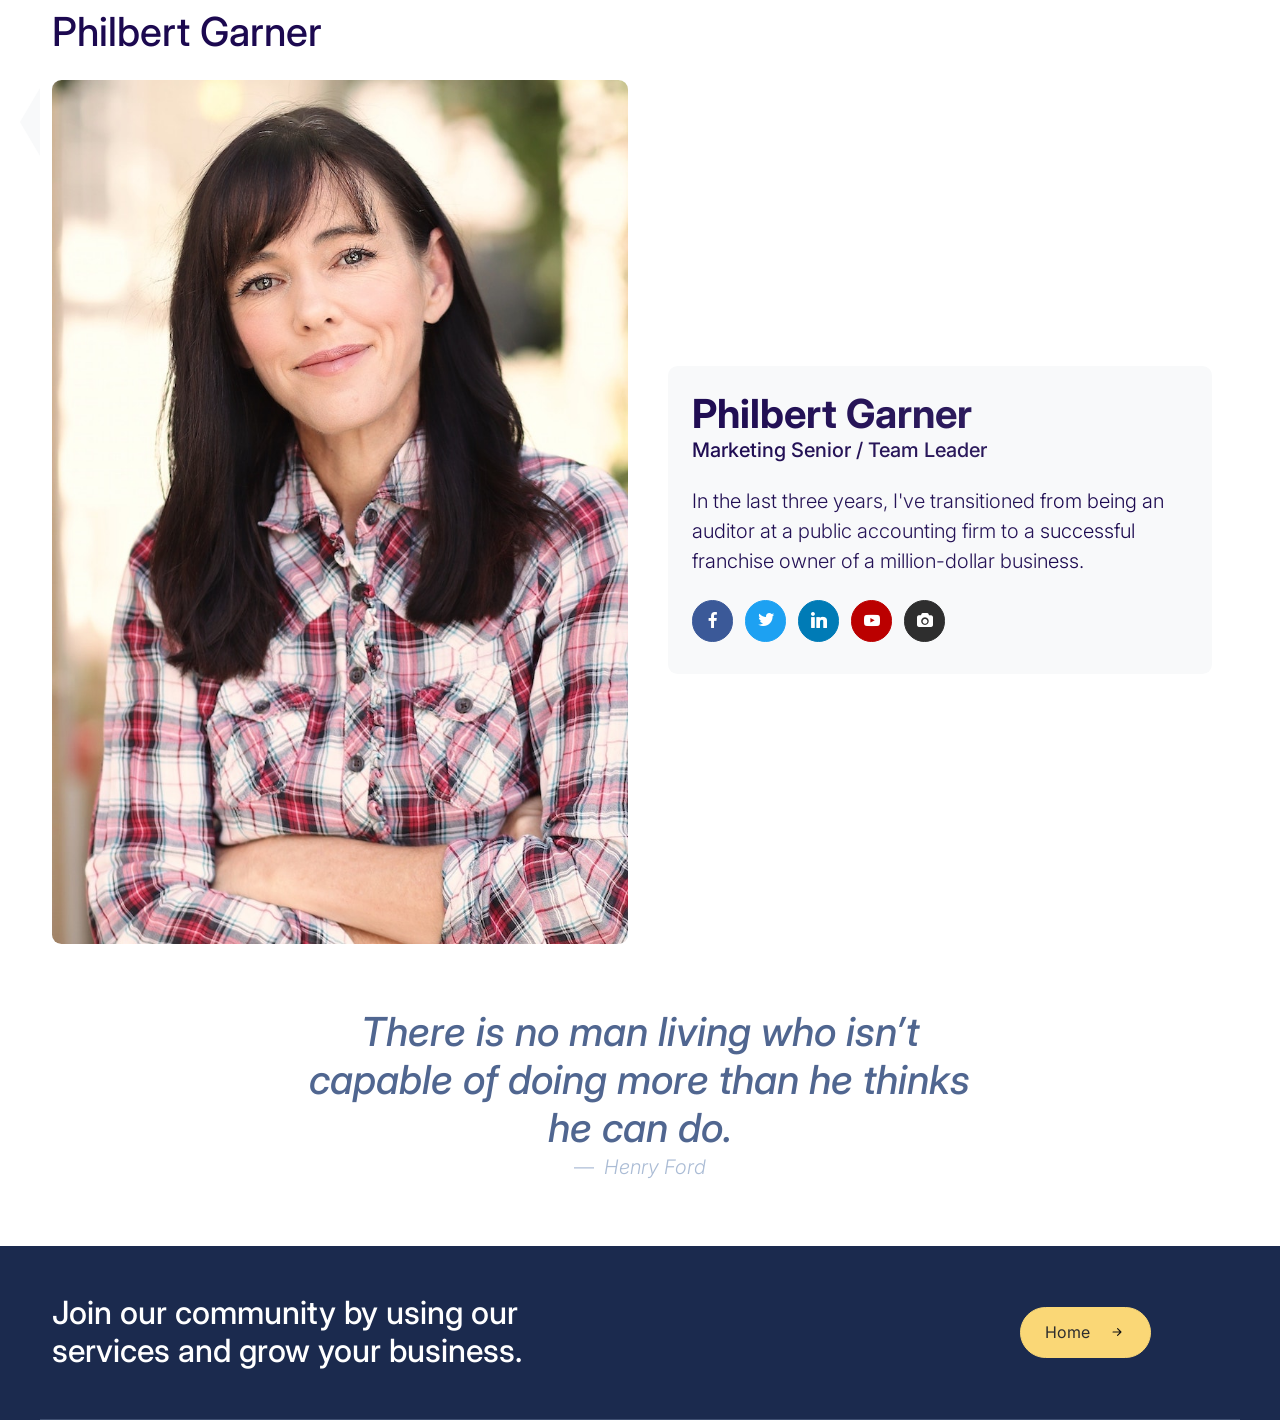
<file: assessment3/public/home.html>
<!doctype html>
<html lang="en" xmlns="http://www.w3.org/1999/xhtml">

<head>
    <meta charset="UTF-8">
    <title>MidTerm Exam #2 - Web Development - CCTB</title>
    <meta name="description" content="MidTerm Exam #2 - Web Development - CCTB">

    <meta name="viewport" content="width=device-width, maximum-scale=5, initial-scale=1">
    <!--[if IE]><meta http-equiv='X-UA-Compatible' content='IE=edge,chrome=1'><![endif]-->

    <!-- up to 10% speed up for external res -->
    <link rel="dns-prefetch" href="https://fonts.googleapis.com/">
    <link rel="dns-prefetch" href="https://fonts.gstatic.com/">
    <link rel="preconnect" href="https://fonts.googleapis.com/">
    <link rel="preconnect" href="https://fonts.gstatic.com/">
    <!-- preloading icon font is helping to speed up a little bit -->
    <link rel="preload" href="fonts/flaticon/Flaticon.woff2" as="font" type="font/woff2" crossorigin>

    <link rel="stylesheet" href="css/core.min.css">
    <link rel="stylesheet" href="css/vendor_bundle.min.css">
    <link href="https://fonts.googleapis.com/css2?family=Inter:wght@300;400;500;700&display=swap" rel="stylesheet">

    <!-- favicon -->
    <link rel="shortcut icon"
        href="https://canvascctb.s3.ca-central-1.amazonaws.com/account_1/attachments/95/CCTB_favicon.ico">
    <link rel="apple-touch-icon"
        href="https://cctb-assets.s3-ca-central-1.amazonaws.com/dist/images/apple-touch-icon-585e5d997d.png">

</head>

<body>

    <div id="wrapper">

        <header class="container py-2">

            <h1 class="h1">
                Philbert Garner
            </h1>
        </header>

        <!-- Cover -->
        <div class="section py-0">

            <div class="container min-vh-50 d-middle pt-2">

                <div class="row text-center-xs">

                    <div class="col-12 col-md-6 pb-3">

                        <!-- image -->
                        <img width="600" height="400" class="img-fluid rounded-xl" src="images/team1.jpg" alt="...">

                        <!-- lines, looks like through a glass -->
                        <div class="absolute-full w-100 overflow-hidden opacity-6">
                            <img class="img-fluid" width="1000" height="1000" src="images/shape-line-lense.svg"
                                alt="...">
                        </div>

                    </div>

                    <div class="col-12 col-md-6 d-middle">

                        <div class="mx-3 my-4">

                            <div class="bg-light p-4 rounded-xl">

                                <!-- mobile : top arrow : documentation/util-misc.html -->
                                <i class="arrow arrow-lg arrow-top arrow-center border-light d-block d-md-none"></i>
                                <!-- desktop side arrow : documentation/util-misc.html -->
                                <i
                                    class="arrow arrow-lg arrow-start mt-3 border-light d-none d-md-inline-block d-lg-inline-block d-xl-inline-block"></i>

                                <h1 class="fw-bold mb-0">
                                    Philbert Garner
                                </h1>

                                <p class="h5 mb-4">
                                    Marketing Senior / Team Leader
                                </p>

                                <p class="lead max-w-600">
                                    In the last three years, I've transitioned from being an auditor at a public
                                    accounting firm to a successful franchise owner of a million-dollar business.
                                </p>


                                <div class="mt-4">

                                    <a href="#" class="btn btn-sm btn-facebook transition-hover-top mb-2 rounded-circle"
                                        rel="noopener" aria-label="facebook page">
                                        <i class="fi fi-social-facebook"></i>
                                    </a>

                                    <a href="#" class="btn btn-sm btn-twitter transition-hover-top mb-2 rounded-circle"
                                        rel="noopener" aria-label="twitter page">
                                        <i class="fi fi-social-twitter"></i>
                                    </a>

                                    <a href="#" class="btn btn-sm btn-linkedin transition-hover-top mb-2 rounded-circle"
                                        rel="noopener" aria-label="linkedin page">
                                        <i class="fi fi-social-linkedin"></i>
                                    </a>

                                    <a href="#" class="btn btn-sm btn-youtube transition-hover-top mb-2 rounded-circle"
                                        rel="noopener" aria-label="youtube page">
                                        <i class="fi fi-social-youtube"></i>
                                    </a>

                                    <!-- unsplash author -->
                                    <a href="https://unsplash.com/@beardedbasturds" target="unsplash"
                                        class="btn btn-sm btn-dark transition-hover-top mb-2 rounded-circle"
                                        rel="noopener" aria-label="unsplash">
                                        <i class="fi fi-social-unsplash"></i>
                                    </a>

                                </div>

                            </div>

                        </div>

                    </div>


                </div>


            </div>

        </div>
        <!-- /Cover -->




        <!-- QUOTE -->
        <div class="container py-5">

            <blockquote class="blockquote text-center">
                <p class="h1 col-10 col-lg-7 m-auto fst-italic text-muted">
                    There is no man living who isn’t capable of doing more than he thinks he can do.
                </p>

                <footer class="blockquote-footer mt-4 fs-5 fw-light text-gray-500">
                    <cite title="Source Title">Henry Ford</cite>
                </footer>
            </blockquote>

        </div>
        <!-- /QUOTE -->






        <!-- Footer -->
        <footer id="footer" class="bg-gray-900 text-white">

            <!-- footer cta -->
            <div class="container tet-white py-5 d-lg-flex flex-row align-items-lg-center">

                <div class="row g-4 align-items-center">
                    <h3 class="col-lg-6 h2 mb-0">
                        Join our community by using our services and grow your business.
                    </h3>
                    <div class="col text-lg-end">
                        <a href="index.html" target="_blank" rel="noopener"
                            class="btn btn-warning rounded-pill d-inline-flex align-items-center px-4">
                            <span class="text-dark me-2">Home</span>
                            <svg width="18px" height="18px" xmlns="http://www.w3.org/2000/svg" fill="currentColor"
                                class="bi bi-arrow-right-short" viewBox="0 0 16 16">
                                <path fill-rule="evenodd"
                                    d="M4 8a.5.5 0 0 1 .5-.5h5.793L8.146 5.354a.5.5 0 1 1 .708-.708l3 3a.5.5 0 0 1 0 .708l-3 3a.5.5 0 0 1-.708-.708L10.293 8.5H4.5A.5.5 0 0 1 4 8z">
                                </path>
                            </svg>
                        </a>
                    </div>
                </div>

            </div>
            <!-- /footer cta -->

            <!-- line divider -->
            <hr class="bg-gray-500 my-0 container">



        </footer>
        <!-- /Footer -->


    </div><!-- /#wrapper -->



</body>

</html>
</file>
